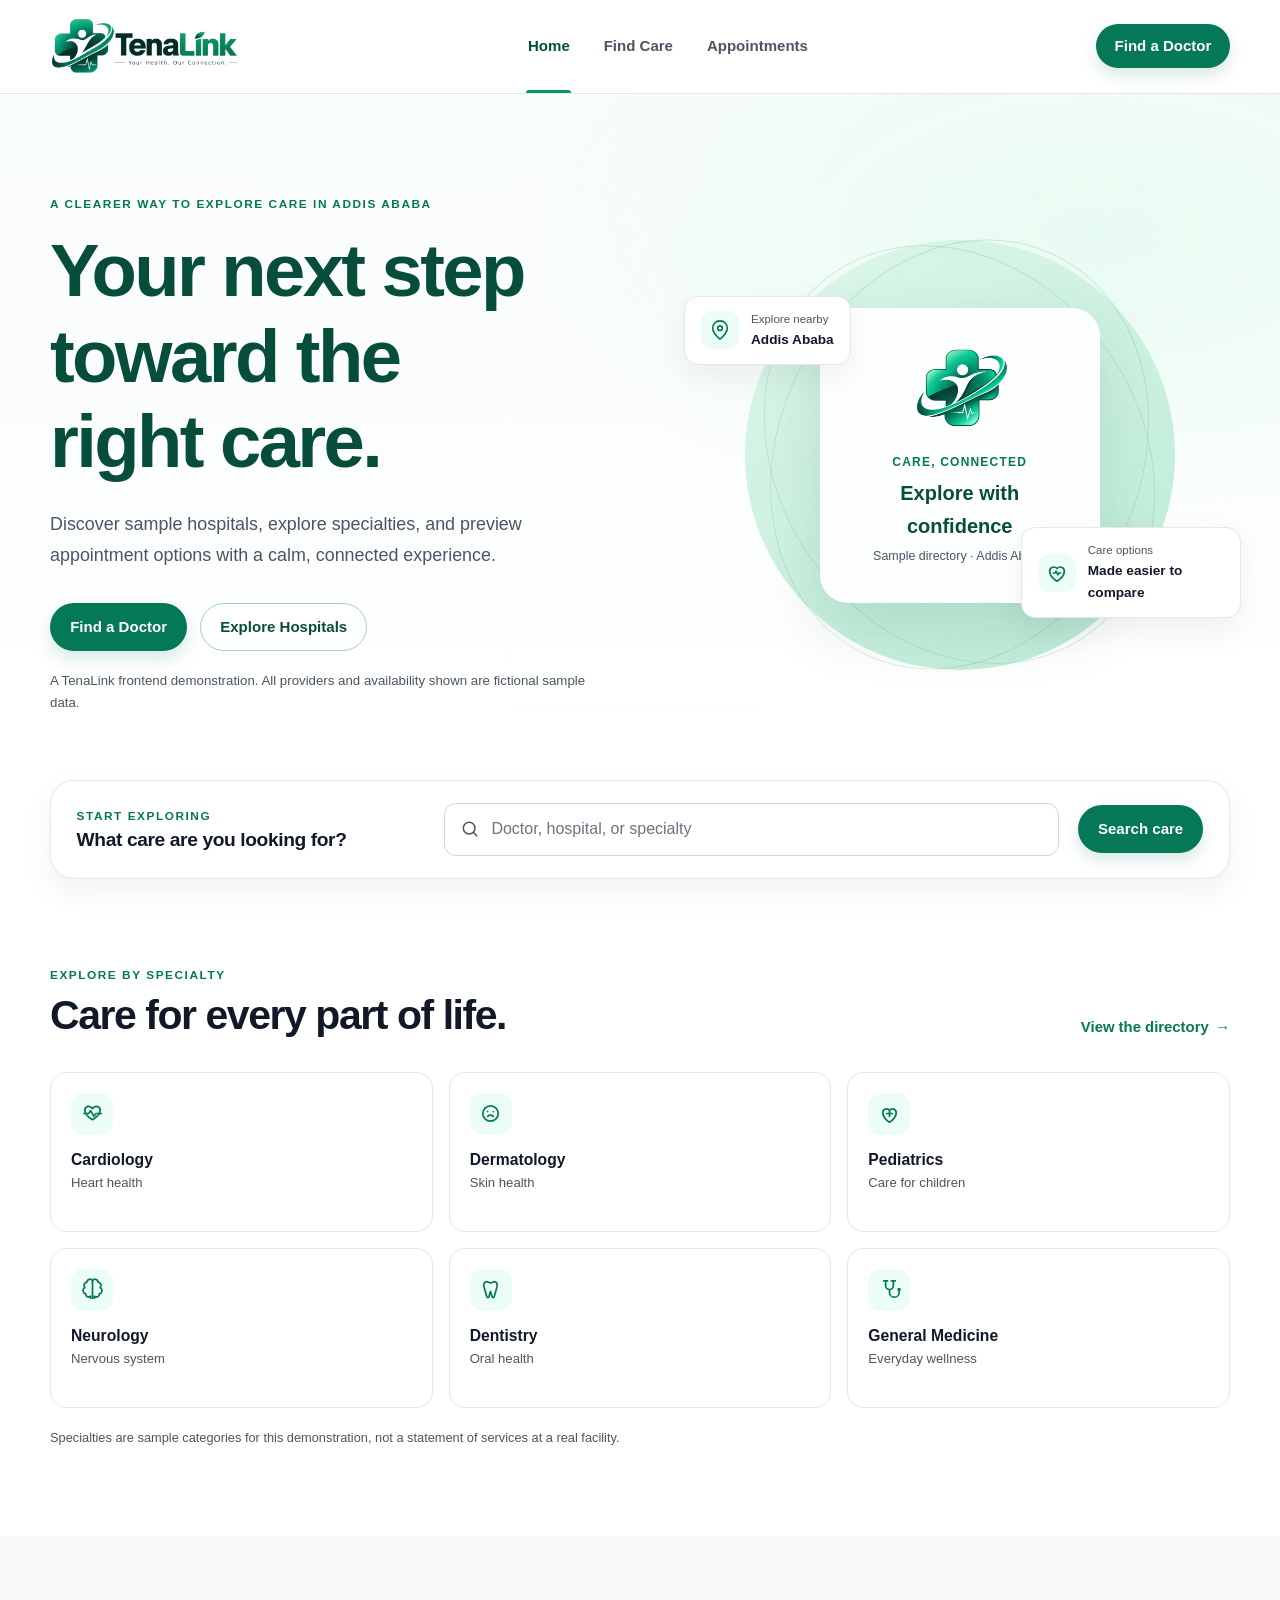
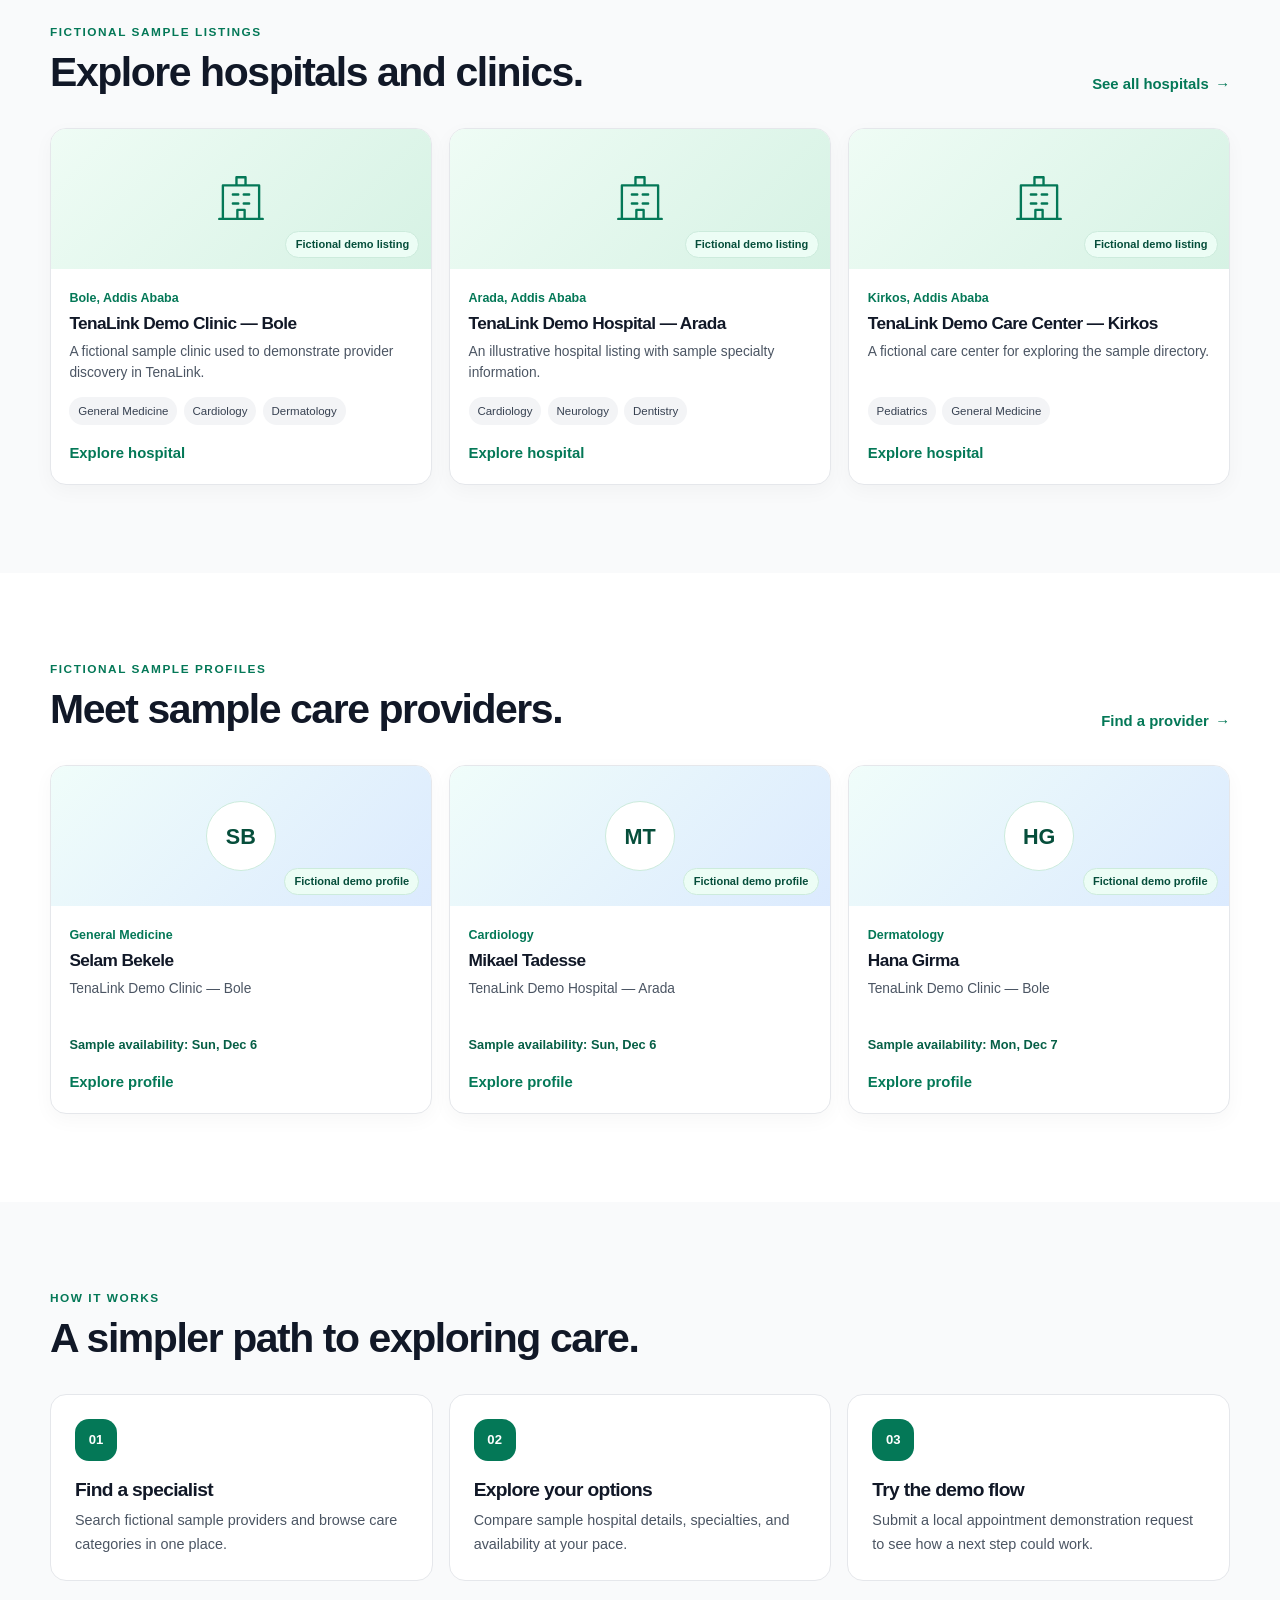
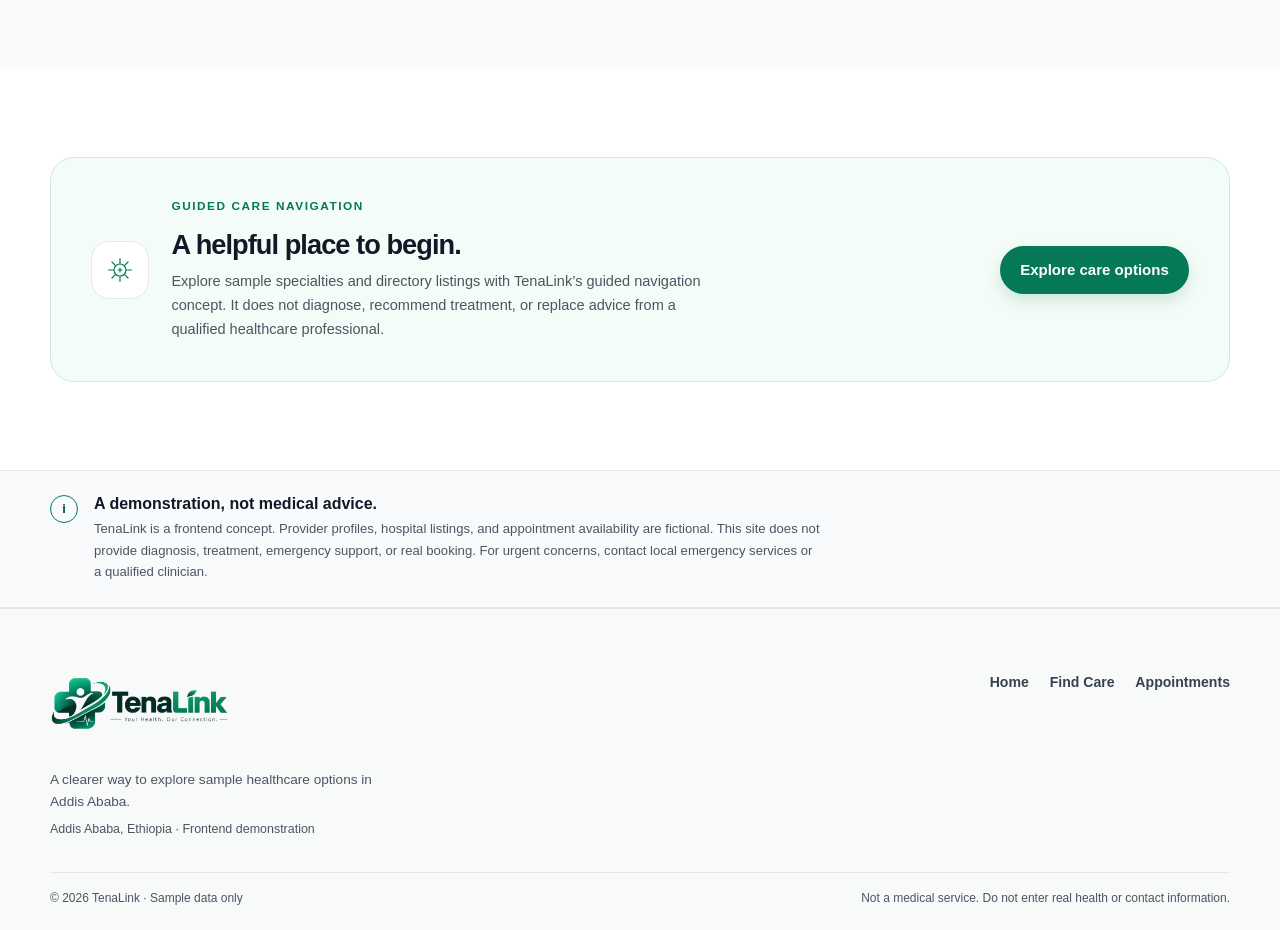
<file: index.html>
<!DOCTYPE html>
<html lang="en">
  <head>
    <meta charset="UTF-8" />
    <meta name="viewport" content="width=device-width, initial-scale=1.0" />
    <meta name="description" content="Explore fictional sample healthcare providers and appointment options in Addis Ababa with the TenaLink demonstration directory." />
    <title>TenaLink | Your Health. Our Connection.</title>
    <link rel="icon" type="image/png" href="assets/TenaLink.png" />
    <link rel="stylesheet" href="css/styles.css" />
    <script src="js/site-data.js" defer></script>
    <script src="js/navigation.js" defer></script>
    <script src="js/site.js" defer></script>
  </head>
  <body>
    <a class="skip-link" href="#main-content">Skip to content</a>
    <header class="site-header">
      <div class="container header-inner">
        <a href="index.html" class="brand" aria-label="TenaLink home">
          <img src="assets/TenaLink-full-logo.png" alt="TenaLink — Your Health. Our Connection." class="brand-logo" />
        </a>
        <button class="nav-toggle" type="button" aria-expanded="false" aria-controls="primary-nav" aria-label="Open navigation menu">
          <span></span><span></span><span></span>
        </button>
        <nav id="primary-nav" class="main-nav" aria-label="Primary navigation">
          <a href="index.html" class="active" aria-current="page">Home</a>
          <a href="find-care.html">Find Care</a>
          <a href="appointments.html">Appointments</a>
        </nav>
        <a href="find-care.html" class="button button-primary nav-cta">Find a Doctor</a>
      </div>
    </header>

    <main id="main-content">
      <section class="hero hero-home" aria-labelledby="hero-title">
        <div class="container hero-grid">
          <div class="hero-copy">
            <p class="eyebrow">A clearer way to explore care in Addis Ababa</p>
            <h1 id="hero-title">Your next step toward the right care.</h1>
            <p class="lead">Discover sample hospitals, explore specialties, and preview appointment options with a calm, connected experience.</p>
            <div class="hero-actions">
              <a href="find-care.html" class="button button-primary">Find a Doctor</a>
              <a href="find-care.html?type=hospital" class="button button-outline">Explore Hospitals</a>
            </div>
            <p class="hero-note">A TenaLink frontend demonstration. All providers and availability shown are fictional sample data.</p>
          </div>
          <div class="hero-visual" role="img" aria-label="TenaLink care directory illustration with sample locations and appointment options">
            <div class="hero-orbit hero-orbit-one"></div>
            <div class="hero-orbit hero-orbit-two"></div>
            <div class="hero-center-card">
              <img src="assets/TenaLink.png" alt="" class="hero-mark" />
              <span class="hero-center-label">Care, connected</span>
              <strong>Explore with confidence</strong>
              <span class="hero-center-caption">Sample directory · Addis Ababa</span>
            </div>
            <div class="hero-float-card hero-float-location">
              <span class="mini-icon" aria-hidden="true">
                <svg viewBox="0 0 24 24"><path d="M20 10c0 5-8 12-8 12S4 15 4 10a8 8 0 1 1 16 0Z"/><circle cx="12" cy="10" r="2.5"/></svg>
              </span>
              <span><small>Explore nearby</small><strong>Addis Ababa</strong></span>
            </div>
            <div class="hero-float-card hero-float-care">
              <span class="mini-icon" aria-hidden="true">
                <svg viewBox="0 0 24 24"><path d="M12 21s-8-4.5-8-11a4.5 4.5 0 0 1 8-2.8A4.5 4.5 0 0 1 20 10c0 6.5-8 11-8 11Z"/><path d="M8 12h2l1-2 2 4 1-2h2"/></svg>
              </span>
              <span><small>Care options</small><strong>Made easier to compare</strong></span>
            </div>
          </div>
        </div>
      </section>

      <section class="search-section" aria-labelledby="search-title">
        <div class="container">
          <form id="home-search-form" class="search-panel" action="find-care.html" method="get">
            <div class="search-copy">
              <p class="eyebrow">Start exploring</p>
              <h2 id="search-title">What care are you looking for?</h2>
            </div>
            <label class="search-field">
              <span class="sr-only">Search doctor, hospital, or specialty</span>
              <svg aria-hidden="true" viewBox="0 0 24 24"><circle cx="11" cy="11" r="7"/><path d="m20 20-4-4"/></svg>
              <input id="home-search" type="search" name="q" placeholder="Doctor, hospital, or specialty" />
            </label>
            <button type="submit" class="button button-primary">Search care</button>
          </form>
        </div>
      </section>

      <section class="content-section" aria-labelledby="specialties-title">
        <div class="container">
          <div class="section-heading">
            <div>
              <p class="eyebrow">Explore by specialty</p>
              <h2 id="specialties-title">Care for every part of life.</h2>
            </div>
            <a href="find-care.html" class="text-link">View the directory <span aria-hidden="true">→</span></a>
          </div>
          <div class="specialty-grid">
            <a class="specialty-card" href="find-care.html?specialty=Cardiology"><span class="specialty-icon" aria-hidden="true"><svg viewBox="0 0 24 24"><path d="M20 8.5c0 5-8 10-8 10s-8-5-8-10a4 4 0 0 1 7-2.6L12 7l1-1.1a4 4 0 0 1 7 2.6Z"/><path d="M3 12h5l2-3 3.5 6 2-3H21"/></svg></span><strong>Cardiology</strong><span>Heart health</span></a>
            <a class="specialty-card" href="find-care.html?specialty=Dermatology"><span class="specialty-icon" aria-hidden="true"><svg viewBox="0 0 24 24"><circle cx="12" cy="12" r="8"/><path d="M9 10h.01M15 10h.01M9 15c1.8-1.5 4.2-1.5 6 0"/></svg></span><strong>Dermatology</strong><span>Skin health</span></a>
            <a class="specialty-card" href="find-care.html?specialty=Pediatrics"><span class="specialty-icon" aria-hidden="true"><svg viewBox="0 0 24 24"><path d="M12 21s-7-3.8-7-10a4 4 0 0 1 7-2.4A4 4 0 0 1 19 11c0 6.2-7 10-7 10Z"/><path d="M9 12h6M12 9v6"/></svg></span><strong>Pediatrics</strong><span>Care for children</span></a>
            <a class="specialty-card" href="find-care.html?specialty=Neurology"><span class="specialty-icon" aria-hidden="true"><svg viewBox="0 0 24 24"><path d="M12 3a3 3 0 0 0-5.7 1.3A3.5 3.5 0 0 0 4 10a3.5 3.5 0 0 0 1 6.5A3 3 0 0 0 10 19v2"/><path d="M12 3a3 3 0 0 1 5.7 1.3A3.5 3.5 0 0 1 20 10a3.5 3.5 0 0 1-1 6.5A3 3 0 0 1 14 19v2M12 3v18"/></svg></span><strong>Neurology</strong><span>Nervous system</span></a>
            <a class="specialty-card" href="find-care.html?specialty=Dentistry"><span class="specialty-icon" aria-hidden="true"><svg viewBox="0 0 24 24"><path d="M7 4c2-1 3 1 5 1s3-2 5-1c3 1 2 5 1 8l-2 7c-.5 2-2 2-2.5 0L12 14l-1.5 5c-.5 2-2 2-2.5 0l-2-7C5 9 4 5 7 4Z"/></svg></span><strong>Dentistry</strong><span>Oral health</span></a>
            <a class="specialty-card" href="find-care.html?specialty=General%20Medicine"><span class="specialty-icon" aria-hidden="true"><svg viewBox="0 0 24 24"><path d="M8 3v5a4 4 0 0 0 8 0V3M6 3h4M14 3h4M12 12v3a5 5 0 0 0 10 0v-1"/><circle cx="22" cy="12" r="1"/></svg></span><strong>General Medicine</strong><span>Everyday wellness</span></a>
          </div>
          <p class="section-disclaimer">Specialties are sample categories for this demonstration, not a statement of services at a real facility.</p>
        </div>
      </section>

      <section id="hospitals" class="content-section section-soft" aria-labelledby="hospitals-title">
        <div class="container">
          <div class="section-heading">
            <div><p class="eyebrow">Fictional sample listings</p><h2 id="hospitals-title">Explore hospitals and clinics.</h2></div>
            <a href="find-care.html?type=hospital" class="text-link">See all hospitals <span aria-hidden="true">→</span></a>
          </div>
          <div class="directory-preview-grid" data-featured-hospitals></div>
        </div>
      </section>

      <section class="content-section" aria-labelledby="doctors-title">
        <div class="container">
          <div class="section-heading">
            <div><p class="eyebrow">Fictional sample profiles</p><h2 id="doctors-title">Meet sample care providers.</h2></div>
            <a href="find-care.html?type=doctor" class="text-link">Find a provider <span aria-hidden="true">→</span></a>
          </div>
          <div class="directory-preview-grid doctor-preview-grid" data-featured-doctors></div>
        </div>
      </section>

      <section class="content-section section-soft" aria-labelledby="steps-title">
        <div class="container">
          <div class="section-heading"><div><p class="eyebrow">How it works</p><h2 id="steps-title">A simpler path to exploring care.</h2></div></div>
          <ol class="steps-grid">
            <li class="step-card"><span class="step-number">01</span><h3>Find a specialist</h3><p>Search fictional sample providers and browse care categories in one place.</p></li>
            <li class="step-card"><span class="step-number">02</span><h3>Explore your options</h3><p>Compare sample hospital details, specialties, and availability at your pace.</p></li>
            <li class="step-card"><span class="step-number">03</span><h3>Try the demo flow</h3><p>Submit a local appointment demonstration request to see how a next step could work.</p></li>
          </ol>
        </div>
      </section>

      <section class="content-section" aria-labelledby="assistant-title">
        <div class="container">
          <div class="assistant-panel">
            <div class="assistant-symbol" aria-hidden="true">
              <svg viewBox="0 0 48 48"><path d="M24 7v7M24 34v7M7 24h7m20 0h7M12 12l5 5m14 14 5 5m0-24-5 5m-14 14-5 5"/><circle cx="24" cy="24" r="9"/><path d="M21 24h6m-3-3v6"/></svg>
            </div>
            <div><p class="eyebrow">Guided care navigation</p><h2 id="assistant-title">A helpful place to begin.</h2><p>Explore sample specialties and directory listings with TenaLink’s guided navigation concept. It does not diagnose, recommend treatment, or replace advice from a qualified healthcare professional.</p></div>
            <a href="find-care.html" class="button button-primary">Explore care options</a>
          </div>
        </div>
      </section>

      <section class="safety-note" aria-labelledby="safety-title">
        <div class="container safety-inner">
          <span class="safety-icon" aria-hidden="true">i</span>
          <div><h2 id="safety-title">A demonstration, not medical advice.</h2><p>TenaLink is a frontend concept. Provider profiles, hospital listings, and appointment availability are fictional. This site does not provide diagnosis, treatment, emergency support, or real booking. For urgent concerns, contact local emergency services or a qualified clinician.</p></div>
        </div>
      </section>
      <noscript><p class="container noscript-note">Enable JavaScript to view the sample directory cards and appointment demonstration.</p></noscript>
    </main>

    <footer class="site-footer">
      <div class="container footer-main">
        <div class="footer-brand">
          <a href="index.html" class="brand" aria-label="TenaLink home"><img src="assets/TenaLink-full-logo.png" alt="TenaLink — Your Health. Our Connection." class="brand-logo" /></a>
          <p>A clearer way to explore sample healthcare options in Addis Ababa.</p>
          <p class="footer-location">Addis Ababa, Ethiopia · Frontend demonstration</p>
        </div>
        <nav class="footer-links" aria-label="Footer navigation">
          <a href="index.html">Home</a><a href="find-care.html">Find Care</a><a href="appointments.html">Appointments</a>
        </nav>
      </div>
      <div class="container footer-bottom"><p>© 2026 TenaLink · Sample data only</p><p>Not a medical service. Do not enter real health or contact information.</p></div>
    </footer>
  </body>
</html>
</file>
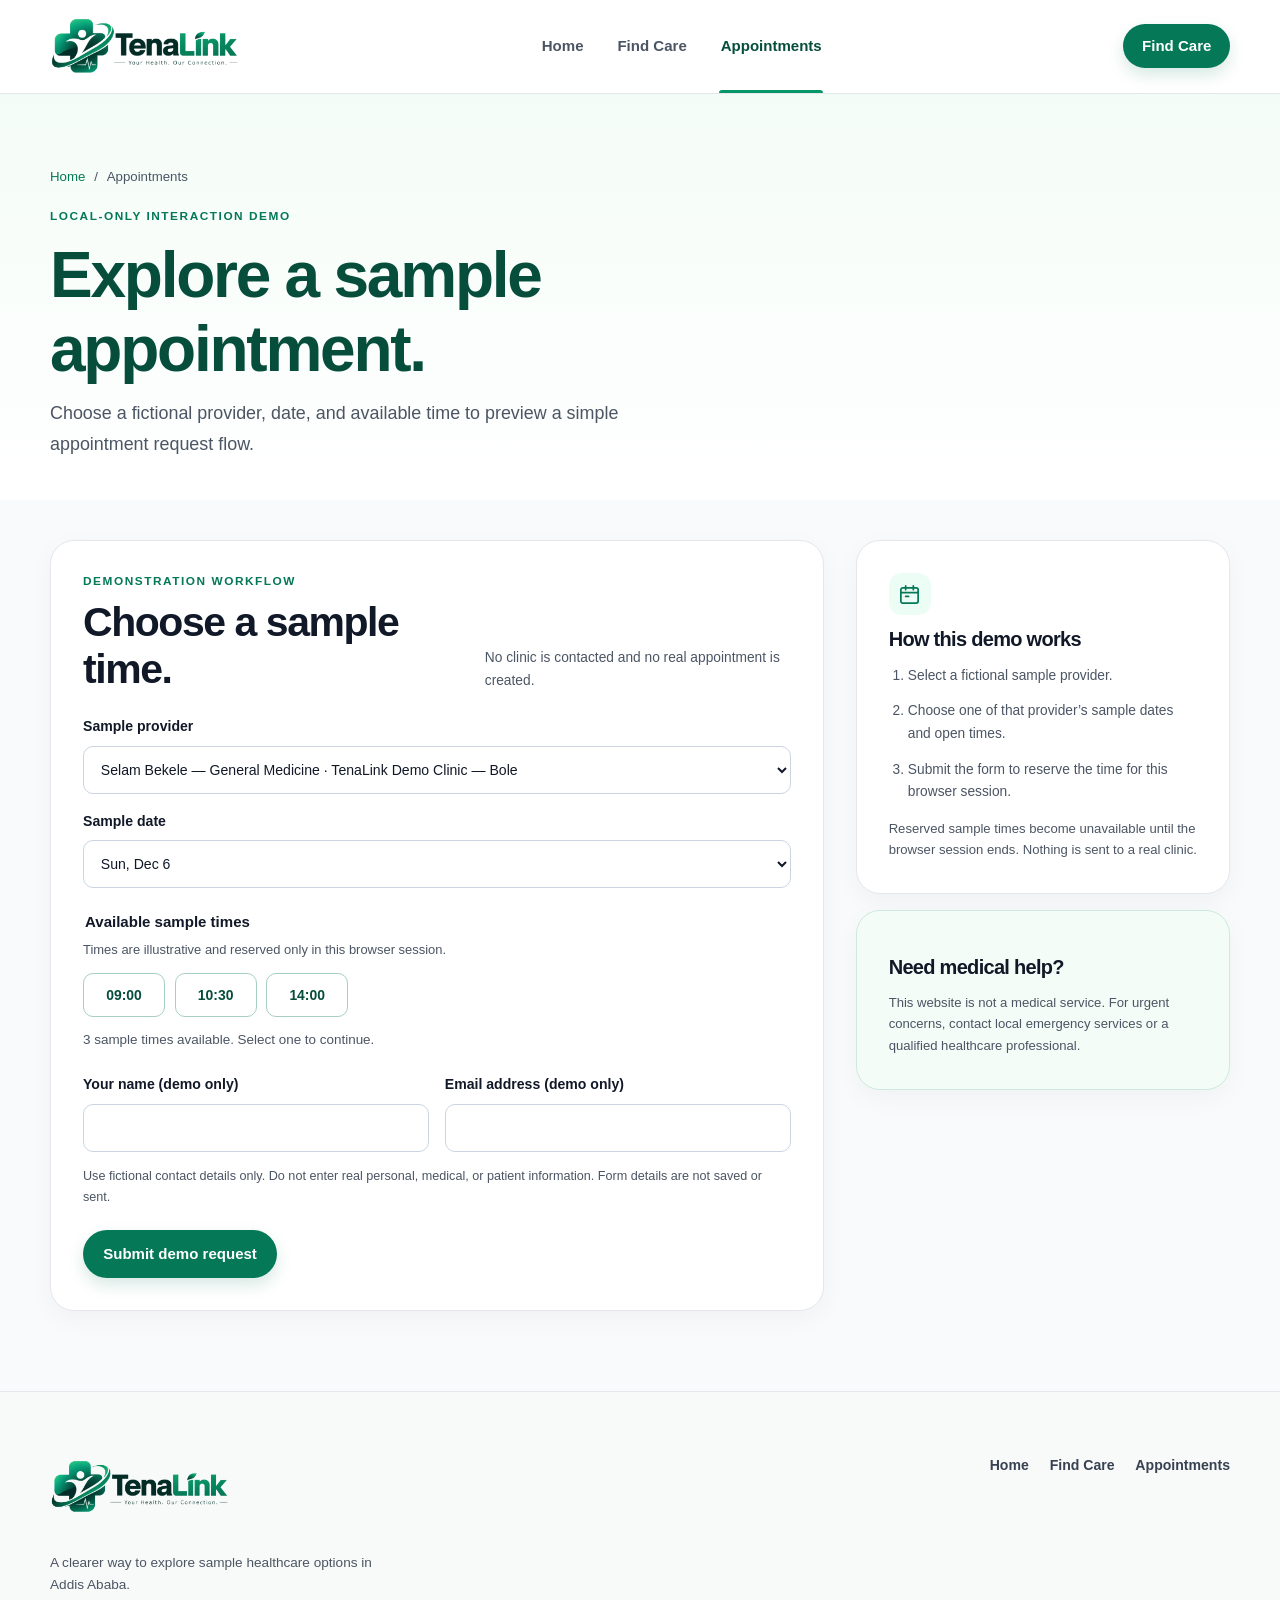
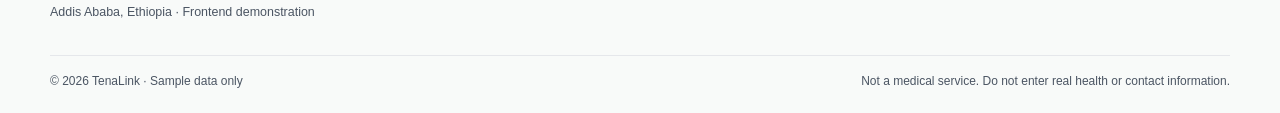
<file: appointments.html>
<!DOCTYPE html>
<html lang="en">
  <head>
    <meta charset="UTF-8" />
    <meta name="viewport" content="width=device-width, initial-scale=1.0" />
    <meta name="description" content="Try a local-only sample appointment workflow with fictional TenaLink providers and availability." />
    <title>TenaLink | Appointments</title>
    <link rel="icon" type="image/png" href="assets/TenaLink.png" />
    <link rel="stylesheet" href="css/styles.css" />
    <script src="js/site-data.js" defer></script>
    <script src="js/navigation.js" defer></script>
    <script src="js/site.js" defer></script>
  </head>
  <body>
    <a class="skip-link" href="#main-content">Skip to content</a>
    <header class="site-header">
      <div class="container header-inner">
        <a href="index.html" class="brand" aria-label="TenaLink home"><img src="assets/TenaLink-full-logo.png" alt="TenaLink — Your Health. Our Connection." class="brand-logo" /></a>
        <button class="nav-toggle" type="button" aria-expanded="false" aria-controls="primary-nav" aria-label="Open navigation menu"><span></span><span></span><span></span></button>
        <nav id="primary-nav" class="main-nav" aria-label="Primary navigation">
          <a href="index.html">Home</a><a href="find-care.html">Find Care</a><a href="appointments.html" class="active" aria-current="page">Appointments</a>
        </nav>
        <a href="find-care.html" class="button button-primary nav-cta">Find Care</a>
      </div>
    </header>

    <main id="main-content">
      <section class="page-hero" aria-labelledby="page-title">
        <div class="container">
          <nav class="breadcrumbs" aria-label="Breadcrumb"><a href="index.html">Home</a><span aria-hidden="true">/</span><span aria-current="page">Appointments</span></nav>
          <p class="eyebrow">Local-only interaction demo</p>
          <h1 id="page-title">Explore a sample appointment.</h1>
          <p class="lead">Choose a fictional provider, date, and available time to preview a simple appointment request flow.</p>
        </div>
      </section>

      <section class="appointment-section" aria-labelledby="appointment-form-title">
        <div class="container appointment-layout">
          <div class="appointment-main">
            <div class="section-heading section-heading-compact">
              <div><p class="eyebrow">Demonstration workflow</p><h2 id="appointment-form-title">Choose a sample time.</h2></div>
              <p class="form-intro">No clinic is contacted and no real appointment is created.</p>
            </div>
            <p id="storage-notice" class="notice notice-info" role="status" hidden></p>
            <form id="appointment-form" class="appointment-form">
              <div class="form-grid">
                <label class="form-field form-field-wide" for="appointment-doctor">Sample provider
                  <select id="appointment-doctor" name="doctor" required></select>
                </label>
                <label class="form-field form-field-wide" for="appointment-date">Sample date
                  <select id="appointment-date" name="date" required></select>
                </label>
              </div>
              <fieldset class="slot-fieldset">
                <legend id="time-slots-heading" tabindex="-1">Available sample times</legend>
                <p class="field-help">Times are illustrative and reserved only in this browser session.</p>
                <div id="time-slots" class="time-slot-grid" role="group" aria-labelledby="time-slots-heading"></div>
                <p id="slot-status" class="slot-status" aria-live="polite" aria-atomic="true"></p>
              </fieldset>
              <div class="form-grid contact-fields">
                <label class="form-field" for="contact-name">Your name (demo only)
                  <input id="contact-name" name="name" autocomplete="name" required />
                </label>
                <label class="form-field" for="contact-email">Email address (demo only)
                  <input id="contact-email" name="email" type="email" autocomplete="email" required />
                </label>
              </div>
              <p class="privacy-note">Use fictional contact details only. Do not enter real personal, medical, or patient information. Form details are not saved or sent.</p>
              <button class="button button-primary" type="submit">Submit demo request</button>
              <p id="appointment-confirmation" class="notice notice-success" role="status" aria-live="polite" hidden></p>
            </form>
          </div>
          <aside class="appointment-aside">
            <div class="aside-card">
              <span class="aside-icon" aria-hidden="true"><svg viewBox="0 0 24 24"><rect x="3" y="5" width="18" height="16" rx="2"/><path d="M16 3v4M8 3v4M3 10h18M8 14h3"/></svg></span>
              <h2>How this demo works</h2>
              <ol class="aside-steps"><li>Select a fictional sample provider.</li><li>Choose one of that provider’s sample dates and open times.</li><li>Submit the form to reserve the time for this browser session.</li></ol>
              <p>Reserved sample times become unavailable until the browser session ends. Nothing is sent to a real clinic.</p>
            </div>
            <div class="safety-card"><h2>Need medical help?</h2><p>This website is not a medical service. For urgent concerns, contact local emergency services or a qualified healthcare professional.</p></div>
          </aside>
        </div>
      </section>
      <noscript><p class="container noscript-note">Enable JavaScript to use the appointment demonstration.</p></noscript>
    </main>

    <footer class="site-footer">
      <div class="container footer-main">
        <div class="footer-brand"><a href="index.html" class="brand" aria-label="TenaLink home"><img src="assets/TenaLink-full-logo.png" alt="TenaLink — Your Health. Our Connection." class="brand-logo" /></a><p>A clearer way to explore sample healthcare options in Addis Ababa.</p><p class="footer-location">Addis Ababa, Ethiopia · Frontend demonstration</p></div>
        <nav class="footer-links" aria-label="Footer navigation"><a href="index.html">Home</a><a href="find-care.html">Find Care</a><a href="appointments.html">Appointments</a></nav>
      </div>
      <div class="container footer-bottom"><p>© 2026 TenaLink · Sample data only</p><p>Not a medical service. Do not enter real health or contact information.</p></div>
    </footer>
  </body>
</html>
</file>
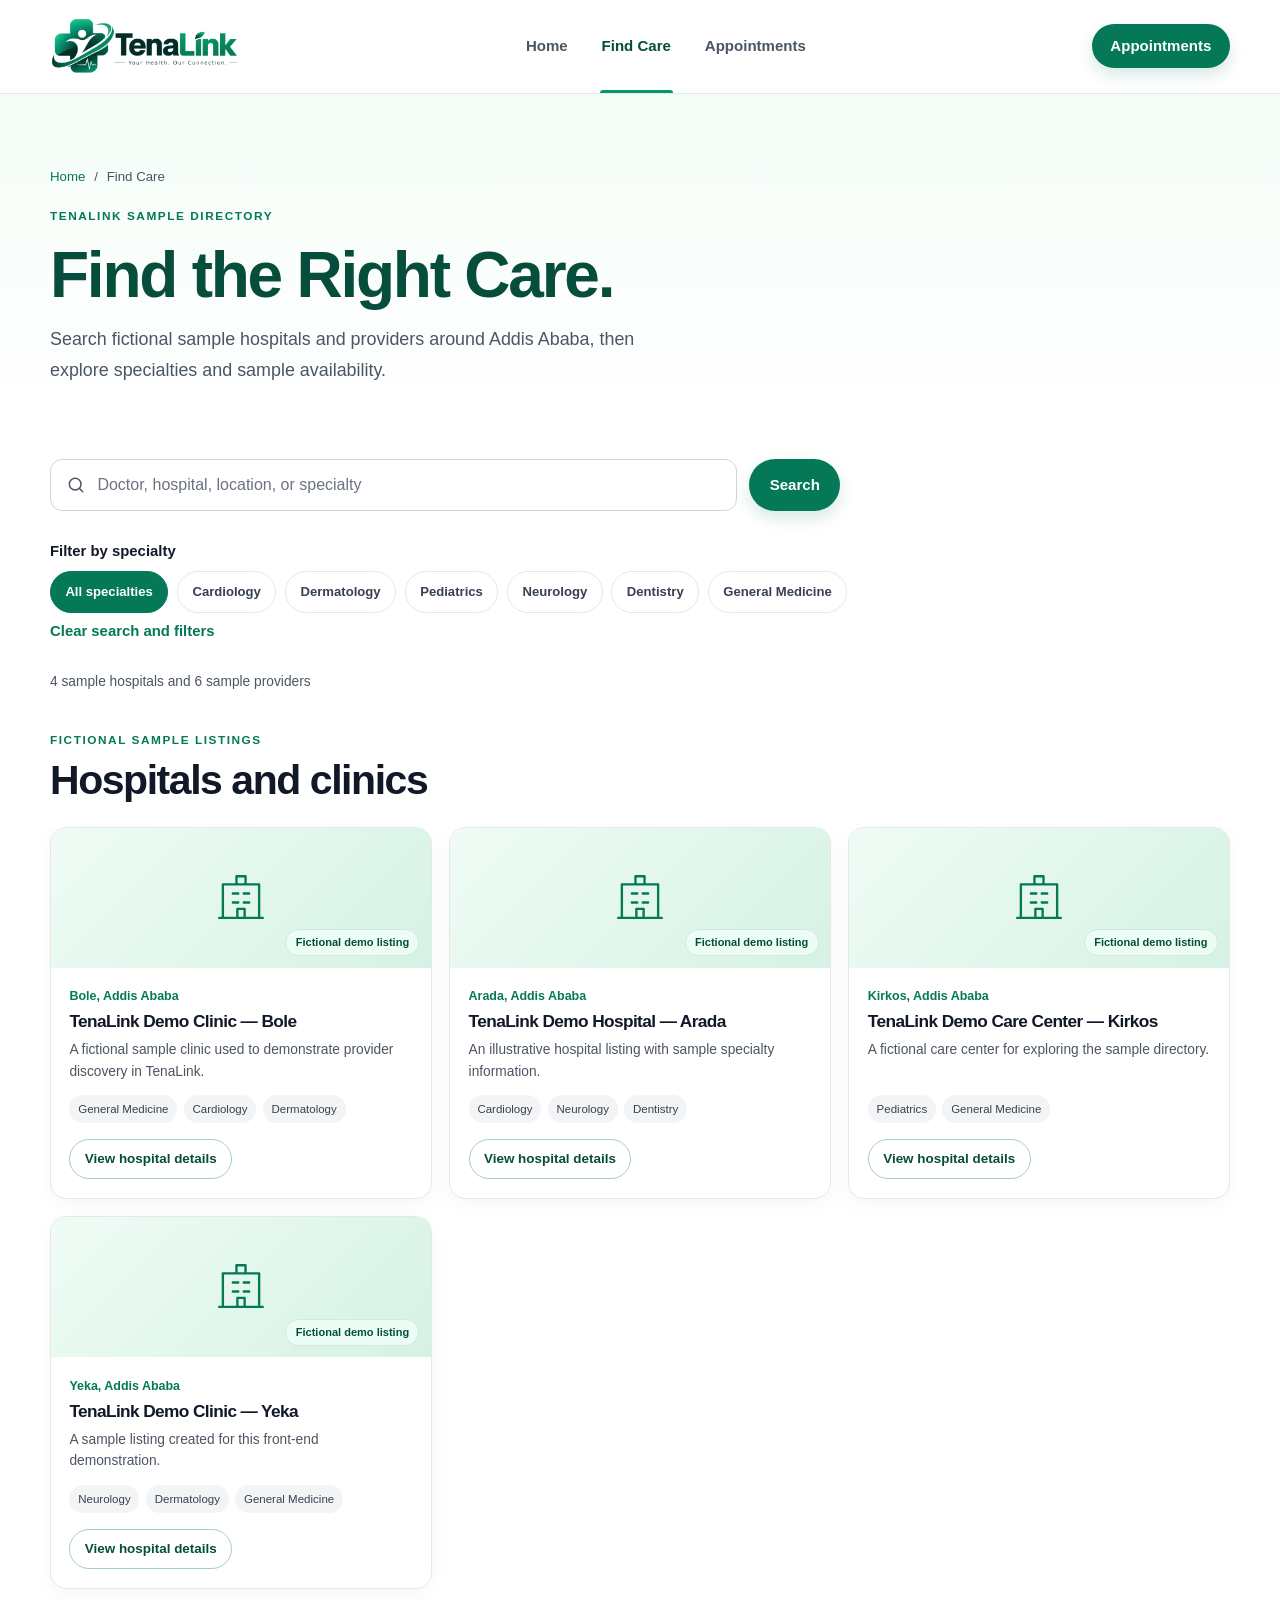
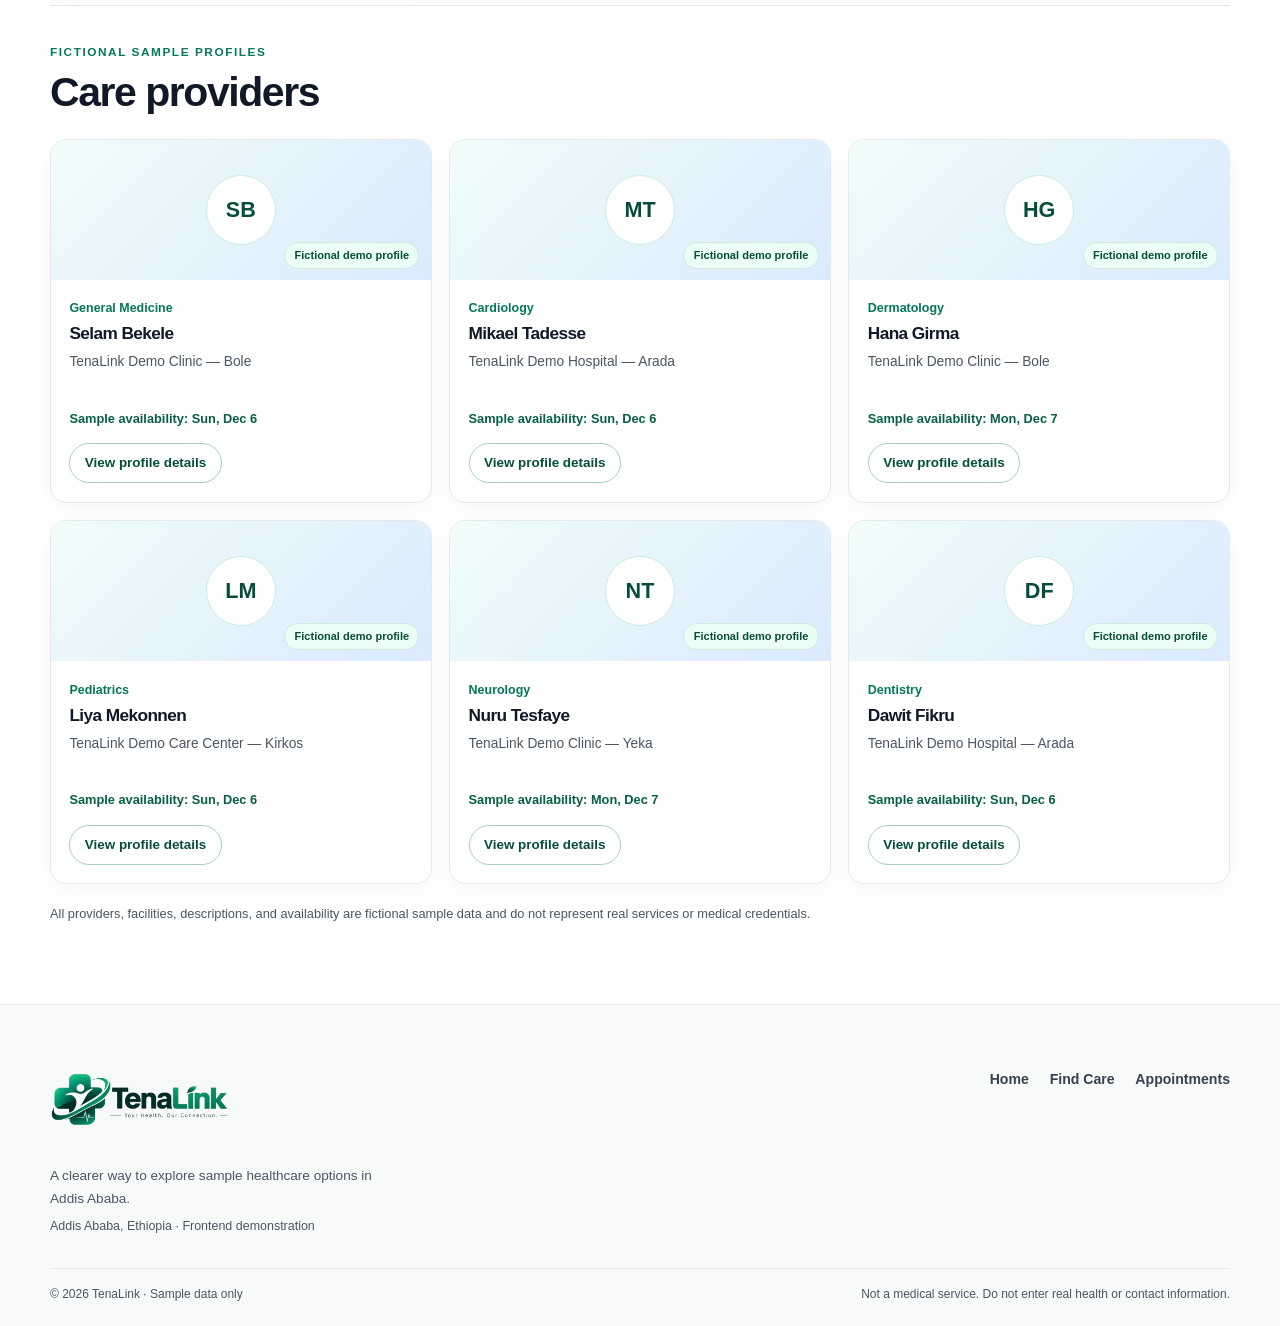
<file: find-care.html>
<!DOCTYPE html>
<html lang="en">
  <head>
    <meta charset="UTF-8" />
    <meta name="viewport" content="width=device-width, initial-scale=1.0" />
    <meta name="description" content="Search fictional sample hospitals and providers by specialty in the TenaLink Addis Ababa healthcare directory demonstration." />
    <title>TenaLink | Find Care</title>
    <link rel="icon" type="image/png" href="assets/TenaLink.png" />
    <link rel="stylesheet" href="css/styles.css" />
    <script src="js/site-data.js" defer></script>
    <script src="js/navigation.js" defer></script>
    <script src="js/site.js" defer></script>
  </head>
  <body>
    <a class="skip-link" href="#main-content">Skip to content</a>
    <header class="site-header">
      <div class="container header-inner">
        <a href="index.html" class="brand" aria-label="TenaLink home"><img src="assets/TenaLink-full-logo.png" alt="TenaLink — Your Health. Our Connection." class="brand-logo" /></a>
        <button class="nav-toggle" type="button" aria-expanded="false" aria-controls="primary-nav" aria-label="Open navigation menu"><span></span><span></span><span></span></button>
        <nav id="primary-nav" class="main-nav" aria-label="Primary navigation">
          <a href="index.html">Home</a><a href="find-care.html" class="active" aria-current="page">Find Care</a><a href="appointments.html">Appointments</a>
        </nav>
        <a href="appointments.html" class="button button-primary nav-cta">Appointments</a>
      </div>
    </header>

    <main id="main-content">
      <section class="page-hero" aria-labelledby="page-title">
        <div class="container">
          <nav class="breadcrumbs" aria-label="Breadcrumb"><a href="index.html">Home</a><span aria-hidden="true">/</span><span aria-current="page">Find Care</span></nav>
          <p class="eyebrow">TenaLink sample directory</p>
          <h1 id="page-title">Find the Right Care.</h1>
          <p class="lead">Search fictional sample hospitals and providers around Addis Ababa, then explore specialties and sample availability.</p>
        </div>
      </section>

      <section class="directory-section" aria-labelledby="directory-title">
        <div class="container">
          <h2 id="directory-title" class="sr-only">Search and filter the sample directory</h2>
          <form id="directory-search-form" class="directory-search" action="find-care.html" method="get">
            <label class="search-field">
              <span class="sr-only">Search by provider, hospital, location, or specialty</span>
              <svg aria-hidden="true" viewBox="0 0 24 24"><circle cx="11" cy="11" r="7"/><path d="m20 20-4-4"/></svg>
              <input id="directory-search" type="search" name="q" placeholder="Doctor, hospital, location, or specialty" />
            </label>
            <button class="button button-primary" type="submit">Search</button>
          </form>

          <div id="specialty-filters" class="filter-block">
            <h2 class="filter-label">Filter by specialty</h2>
            <div class="filter-bar" role="group" aria-label="Filter sample providers by specialty">
              <button type="button" class="filter-pill active" data-specialty-filter="All specialties" aria-pressed="true">All specialties</button>
              <button type="button" class="filter-pill" data-specialty-filter="Cardiology" aria-pressed="false">Cardiology</button>
              <button type="button" class="filter-pill" data-specialty-filter="Dermatology" aria-pressed="false">Dermatology</button>
              <button type="button" class="filter-pill" data-specialty-filter="Pediatrics" aria-pressed="false">Pediatrics</button>
              <button type="button" class="filter-pill" data-specialty-filter="Neurology" aria-pressed="false">Neurology</button>
              <button type="button" class="filter-pill" data-specialty-filter="Dentistry" aria-pressed="false">Dentistry</button>
              <button type="button" class="filter-pill" data-specialty-filter="General Medicine" aria-pressed="false">General Medicine</button>
            </div>
            <button id="clear-filters" class="text-button" type="button">Clear search and filters</button>
          </div>

          <p id="result-summary" class="result-summary" aria-live="polite" aria-atomic="true"></p>
          <div id="no-results" class="empty-state" role="status" hidden>
            <span class="empty-icon" aria-hidden="true">?</span>
            <h2>No sample results found</h2>
            <p>Try a different name, location, or specialty, or clear your filters to see all sample listings.</p>
          </div>

          <section class="results-section" aria-labelledby="hospital-results-title">
            <div class="section-heading section-heading-compact"><div><p class="eyebrow">Fictional sample listings</p><h2 id="hospital-results-title">Hospitals and clinics</h2></div></div>
            <div id="hospital-results" class="directory-grid"></div>
            <p id="hospital-empty" class="section-empty" role="status" hidden>No sample hospitals match these filters.</p>
          </section>
          <section class="results-section" aria-labelledby="doctor-results-title">
            <div class="section-heading section-heading-compact"><div><p class="eyebrow">Fictional sample profiles</p><h2 id="doctor-results-title">Care providers</h2></div></div>
            <div id="doctor-results" class="directory-grid"></div>
            <p id="doctor-empty" class="section-empty" role="status" hidden>No sample providers match these filters.</p>
          </section>
          <p class="section-disclaimer">All providers, facilities, descriptions, and availability are fictional sample data and do not represent real services or medical credentials.</p>
        </div>
      </section>
      <noscript><p class="container noscript-note">Enable JavaScript to search and filter the sample directory.</p></noscript>
    </main>

    <dialog id="details-dialog" class="details-dialog" aria-labelledby="details-title">
      <div class="dialog-shell">
        <button id="details-close" class="dialog-close" type="button" aria-label="Close details">×</button>
        <h2 id="details-title" class="dialog-title"></h2>
        <div id="details-content" class="dialog-content"></div>
        <a id="details-booking" class="button button-primary" href="appointments.html">Explore appointments</a>
      </div>
    </dialog>

    <footer class="site-footer">
      <div class="container footer-main">
        <div class="footer-brand"><a href="index.html" class="brand" aria-label="TenaLink home"><img src="assets/TenaLink-full-logo.png" alt="TenaLink — Your Health. Our Connection." class="brand-logo" /></a><p>A clearer way to explore sample healthcare options in Addis Ababa.</p><p class="footer-location">Addis Ababa, Ethiopia · Frontend demonstration</p></div>
        <nav class="footer-links" aria-label="Footer navigation"><a href="index.html">Home</a><a href="find-care.html">Find Care</a><a href="appointments.html">Appointments</a></nav>
      </div>
      <div class="container footer-bottom"><p>© 2026 TenaLink · Sample data only</p><p>Not a medical service. Do not enter real health or contact information.</p></div>
    </footer>
  </body>
</html>
</file>
<file: css/styles.css>
:root {
  --color-primary: #047857;
  --color-primary-dark: #064e3b;
  --color-secondary: #059669;
  --color-mint: #ecfdf5;
  --color-page: #f9fafb;
  --color-white: #ffffff;
  --color-text: #111827;
  --color-muted: #4b5563;
  --color-border: #e5e7eb;
  --color-error: #b91c1c;
  --color-warning: #92400e;
  --color-success: #065f46;
  --shadow-card: 0 12px 32px rgba(17, 24, 39, 0.06);
  --shadow-raised: 0 24px 60px rgba(6, 78, 59, 0.13);
  --radius-sm: 10px;
  --radius-md: 16px;
  --radius-lg: 24px;
  --radius-xl: 32px;
  --container: 1180px;
  --space-1: 0.25rem;
  --space-2: 0.5rem;
  --space-3: 0.75rem;
  --space-4: 1rem;
  --space-5: 1.25rem;
  --space-6: 1.5rem;
  --space-8: 2rem;
  --space-10: 2.5rem;
  --space-12: 3rem;
  --space-16: 4rem;
  --space-20: 5rem;
}

* { box-sizing: border-box; }

html { scroll-behavior: smooth; }

body {
  margin: 0;
  color: var(--color-text);
  background: var(--color-white);
  font-family: Inter, Manrope, "Segoe UI", sans-serif;
  font-size: 1rem;
  line-height: 1.65;
  -webkit-font-smoothing: antialiased;
}

img, svg { display: block; max-width: 100%; }
a { color: inherit; text-decoration: none; }
button, input, select { font: inherit; }
button, a, input, select { -webkit-tap-highlight-color: transparent; }
[hidden] { display: none !important; }

a:focus-visible, button:focus-visible, input:focus-visible, select:focus-visible, summary:focus-visible {
  outline: 3px solid #0f766e;
  outline-offset: 3px;
}

.container { width: min(var(--container), calc(100% - 3rem)); margin-inline: auto; }
.sr-only { position: absolute; width: 1px; height: 1px; padding: 0; margin: -1px; overflow: hidden; clip: rect(0, 0, 0, 0); white-space: nowrap; border: 0; }
.skip-link { position: fixed; z-index: 1000; top: 0.75rem; left: 0.75rem; padding: 0.7rem 1rem; color: var(--color-white); background: var(--color-primary-dark); border-radius: var(--radius-sm); transform: translateY(-160%); }
.skip-link:focus { transform: translateY(0); }

h1, h2, h3, p { margin-top: 0; }
h1, h2, h3 { line-height: 1.15; letter-spacing: -0.035em; }
h1 { max-width: 12ch; margin-bottom: var(--space-6); font-size: clamp(2.7rem, 5.8vw, 5rem); font-weight: 700; }
h2 { margin-bottom: var(--space-4); font-size: clamp(1.75rem, 3.2vw, 2.65rem); font-weight: 650; }
h3 { margin-bottom: var(--space-2); font-size: 1.2rem; font-weight: 650; }
p { color: var(--color-muted); }

.site-header { position: sticky; z-index: 50; top: 0; background: rgba(255,255,255,0.96); border-bottom: 1px solid var(--color-border); backdrop-filter: blur(14px); }
.header-inner { display: grid; grid-template-columns: auto 1fr auto; align-items: center; min-height: 82px; gap: var(--space-8); }
.brand { display: inline-flex; align-items: center; flex-shrink: 0; }
.brand-logo { width: 190px; height: auto; object-fit: contain; }
.main-nav { display: flex; justify-content: center; align-items: center; gap: clamp(1rem, 2.4vw, 2rem); }
.main-nav a { position: relative; padding: 0.5rem 0.1rem; color: var(--color-muted); font-size: 0.94rem; font-weight: 550; transition: color 160ms ease; }
.main-nav a:hover, .main-nav a[aria-current="page"] { color: var(--color-primary-dark); }
.main-nav a[aria-current="page"]::after { position: absolute; right: 0; bottom: -1.65rem; left: 0; height: 3px; border-radius: 3px 3px 0 0; background: var(--color-secondary); content: ""; }
.nav-toggle { display: none; width: 44px; height: 44px; padding: 0; color: var(--color-primary-dark); background: var(--color-white); border: 1px solid var(--color-border); border-radius: 12px; cursor: pointer; }
.nav-toggle span { display: block; width: 19px; height: 2px; margin: 4px auto; background: currentColor; border-radius: 2px; }

.button { display: inline-flex; min-height: 48px; align-items: center; justify-content: center; gap: 0.55rem; padding: 0.72rem 1.2rem; border: 1px solid transparent; border-radius: 999px; font-size: 0.94rem; font-weight: 650; line-height: 1.2; text-align: center; cursor: pointer; transition: background-color 160ms ease, color 160ms ease, border-color 160ms ease, transform 160ms ease, box-shadow 160ms ease; }
.button:hover { transform: translateY(-1px); }
.button-primary { color: var(--color-white); background: var(--color-primary); box-shadow: 0 7px 16px rgba(4,120,87,0.16); }
.button-primary:hover { background: var(--color-primary-dark); }
.button-outline { color: var(--color-primary-dark); background: var(--color-white); border-color: #a7cfc0; }
.button-outline:hover { background: var(--color-mint); border-color: var(--color-primary); }
.button-small { min-height: 40px; padding: 0.56rem 0.9rem; font-size: 0.84rem; }
.nav-cta { min-height: 44px; padding-inline: 1.1rem; white-space: nowrap; }
.text-link, .text-button { display: inline-flex; align-items: center; gap: 0.4rem; color: var(--color-primary); font-size: 0.93rem; font-weight: 650; }
.text-link:hover, .text-button:hover { color: var(--color-primary-dark); text-decoration: underline; text-underline-offset: 3px; }
.text-button { padding: 0.4rem 0; background: transparent; border: 0; cursor: pointer; }

.hero-home { overflow: hidden; padding: clamp(3.5rem, 8vw, 7rem) 0 clamp(4rem, 7vw, 6.5rem); background: radial-gradient(ellipse at 86% 20%, #e8fbf2 0, transparent 37%), linear-gradient(180deg, #f8fcfa, #ffffff); }
.hero-grid { display: grid; grid-template-columns: 1.02fr 0.98fr; align-items: center; gap: clamp(2rem, 6vw, 5rem); }
.hero-copy { position: relative; z-index: 1; }
.hero-copy h1 { margin-top: 1rem; color: var(--color-primary-dark); }
.lead { max-width: 58ch; margin-bottom: 0; font-size: clamp(1.02rem, 1.4vw, 1.16rem); line-height: 1.75; }
.eyebrow { margin-bottom: 0.9rem; color: var(--color-primary); font-size: 0.74rem; font-weight: 750; letter-spacing: 0.13em; line-height: 1.4; text-transform: uppercase; }
.hero-actions { display: flex; flex-wrap: wrap; gap: 0.8rem; margin-top: var(--space-8); }
.hero-note { margin: 1.2rem 0 0; font-size: 0.83rem; }
.hero-visual { position: relative; display: grid; min-height: 430px; place-items: center; isolation: isolate; }
.hero-visual::before { position: absolute; z-index: -2; width: min(94%, 430px); aspect-ratio: 1; border-radius: 50%; background: linear-gradient(145deg, #ddf7e9, #bcebd7); content: ""; }
.hero-orbit { position: absolute; z-index: -1; width: 82%; aspect-ratio: 1; border: 1px solid rgba(4,120,87,0.14); border-radius: 50%; }
.hero-orbit-one { transform: rotate(25deg) scaleX(0.82); }
.hero-orbit-two { transform: rotate(-35deg) scaleX(0.82); }
.hero-center-card { display: flex; width: min(68%, 280px); min-height: 295px; flex-direction: column; align-items: center; justify-content: center; padding: 2rem 1.5rem; border: 1px solid rgba(255,255,255,0.85); border-radius: 28px; background: rgba(255,255,255,0.95); box-shadow: var(--shadow-raised); text-align: center; }
.hero-mark { width: 100px; height: 100px; object-fit: contain; }
.hero-center-label { margin-top: 0.6rem; color: var(--color-primary); font-size: 0.75rem; font-weight: 700; letter-spacing: 0.1em; text-transform: uppercase; }
.hero-center-card strong { margin-top: 0.3rem; color: var(--color-primary-dark); font-size: 1.25rem; }
.hero-center-caption { margin-top: 0.2rem; color: var(--color-muted); font-size: 0.78rem; }
.hero-float-card { position: absolute; display: flex; align-items: center; gap: 0.75rem; max-width: 220px; padding: 0.8rem 1rem; border: 1px solid var(--color-border); border-radius: 14px; background: var(--color-white); box-shadow: var(--shadow-card); }
.hero-float-card small, .hero-float-card strong { display: block; }
.hero-float-card small { color: var(--color-muted); font-size: 0.72rem; }
.hero-float-card strong { color: var(--color-text); font-size: 0.85rem; }
.hero-float-location { top: 13%; left: -1%; }
.hero-float-care { right: -2%; bottom: 12%; }
.mini-icon { display: grid; width: 38px; height: 38px; flex-shrink: 0; place-items: center; color: var(--color-primary); background: var(--color-mint); border-radius: 12px; }
.mini-icon svg, .search-field svg, .specialty-icon svg, .aside-icon svg, .assistant-symbol svg { width: 22px; height: 22px; fill: none; stroke: currentColor; stroke-linecap: round; stroke-linejoin: round; stroke-width: 1.8; }

.search-section { position: relative; z-index: 2; margin-top: -1.5rem; }
.search-panel { display: grid; grid-template-columns: 0.85fr 1.5fr auto; align-items: center; gap: 1.2rem; padding: 1.4rem 1.6rem; border: 1px solid var(--color-border); border-radius: var(--radius-lg); background: var(--color-white); box-shadow: var(--shadow-card); }
.search-copy .eyebrow { margin-bottom: 0.25rem; }
.search-copy h2 { margin: 0; font-size: 1.2rem; letter-spacing: -0.02em; }
.search-field { display: flex; min-height: 50px; align-items: center; gap: 0.7rem; padding: 0 0.95rem; color: var(--color-muted); background: var(--color-white); border: 1px solid #d1d5db; border-radius: 12px; }
.search-field:focus-within { border-color: var(--color-primary); box-shadow: 0 0 0 3px rgba(4,120,87,0.12); }
.search-field svg { width: 20px; height: 20px; flex-shrink: 0; }
.search-field input { width: 100%; min-width: 0; padding: 0.75rem 0; color: var(--color-text); background: transparent; border: 0; outline: 0; }
.search-field input::placeholder { color: #6b7280; opacity: 1; }

.content-section { padding: clamp(3.5rem, 7vw, 5.5rem) 0; }
.section-soft { background: var(--color-page); }
.section-heading { display: flex; align-items: end; justify-content: space-between; gap: 1.5rem; margin-bottom: 2rem; }
.section-heading h2 { margin-bottom: 0; color: var(--color-text); }
.section-heading .eyebrow { margin-bottom: 0.55rem; }
.section-heading-compact { margin-bottom: 1.4rem; }
.section-disclaimer { margin: 1.2rem 0 0; font-size: 0.8rem; }
.specialty-grid { display: grid; grid-template-columns: repeat(3, minmax(0, 1fr)); gap: 1rem; }
.specialty-card { display: grid; min-height: 160px; align-content: start; justify-items: start; padding: 1.25rem; border: 1px solid var(--color-border); border-radius: var(--radius-md); background: var(--color-white); transition: transform 160ms ease, border-color 160ms ease, box-shadow 160ms ease; }
.specialty-card:hover { transform: translateY(-3px); border-color: #9dcfba; box-shadow: var(--shadow-card); }
.specialty-icon { display: grid; width: 42px; height: 42px; margin-bottom: 0.75rem; place-items: center; color: var(--color-primary); background: var(--color-mint); border-radius: 13px; }
.specialty-icon svg { width: 23px; height: 23px; fill: none; stroke: currentColor; stroke-linecap: round; stroke-linejoin: round; stroke-width: 1.8; }
.specialty-card strong { color: var(--color-text); font-size: 0.98rem; }
.specialty-card > span:last-child { color: var(--color-muted); font-size: 0.82rem; }

.directory-preview-grid, .directory-grid { display: grid; grid-template-columns: repeat(3, minmax(0, 1fr)); gap: 1.1rem; }
.directory-card { min-width: 0; overflow: hidden; border: 1px solid var(--color-border); border-radius: var(--radius-md); background: var(--color-white); box-shadow: 0 6px 20px rgba(17,24,39,0.035); }
.provider-art { position: relative; display: grid; min-height: 140px; place-items: center; color: var(--color-primary); background: linear-gradient(135deg, #effcf5, #d6f2e4); }
.provider-art svg { width: 58px; height: 58px; }
.demo-label { display: inline-flex; align-items: center; width: fit-content; padding: 0.32rem 0.58rem; color: var(--color-primary-dark); background: var(--color-mint); border: 1px solid #ccebdc; border-radius: 999px; font-size: 0.69rem; font-weight: 700; line-height: 1.35; }
.provider-art > .demo-label { position: absolute; right: 0.7rem; bottom: 0.7rem; }
.doctor-art { background: linear-gradient(135deg, #f0fdfa, #dbeafe); }
.avatar-initials { display: grid; width: 70px; height: 70px; place-items: center; color: var(--color-primary-dark); background: var(--color-white); border: 1px solid #ccebdc; border-radius: 50%; font-size: 1.35rem; font-weight: 700; }
.directory-card-content { padding: 1.15rem; }
.card-kicker { margin-bottom: 0.35rem; color: var(--color-primary); font-size: 0.78rem; font-weight: 700; }
.directory-card h3 { margin-bottom: 0.45rem; color: var(--color-text); font-size: 1.08rem; }
.card-description { min-height: 3.1em; margin-bottom: 0.85rem; font-size: 0.86rem; line-height: 1.55; }
.tag-list { display: flex; flex-wrap: wrap; gap: 0.4rem; padding: 0; margin: 0 0 1rem; list-style: none; }
.tag { padding: 0.28rem 0.55rem; color: #374151; background: #f3f4f6; border-radius: 999px; font-size: 0.72rem; }
.availability-note { min-height: 1.5em; margin-bottom: 0.9rem; color: var(--color-success); font-size: 0.8rem; font-weight: 600; }
.card-actions { display: flex; flex-wrap: wrap; align-items: center; gap: 0.65rem; margin-top: auto; }
.doctor-preview-grid { grid-template-columns: repeat(3, minmax(0, 1fr)); }

.steps-grid { display: grid; grid-template-columns: repeat(3, minmax(0, 1fr)); gap: 1rem; padding: 0; margin: 0; list-style: none; counter-reset: step; }
.step-card { padding: 1.5rem; border: 1px solid var(--color-border); border-radius: var(--radius-md); background: var(--color-white); }
.step-number { display: inline-grid; width: 42px; height: 42px; margin-bottom: 1.1rem; place-items: center; color: var(--color-white); background: var(--color-primary); border-radius: 14px; font-size: 0.82rem; font-weight: 700; }
.step-card h3 { color: var(--color-text); }
.step-card p { margin-bottom: 0; font-size: 0.9rem; }
.assistant-panel { display: grid; grid-template-columns: auto 1fr auto; align-items: center; gap: 1.4rem; padding: clamp(1.4rem, 4vw, 2.5rem); border: 1px solid #ccebdc; border-radius: var(--radius-lg); background: #f4fcf7; }
.assistant-symbol { display: grid; width: 58px; height: 58px; place-items: center; color: var(--color-primary); background: var(--color-white); border: 1px solid var(--color-border); border-radius: 18px; }
.assistant-symbol svg { width: 32px; height: 32px; }
.assistant-panel h2 { margin-bottom: 0.5rem; font-size: 1.7rem; }
.assistant-panel p:not(.eyebrow) { max-width: 68ch; margin-bottom: 0; font-size: 0.91rem; }
.safety-note { padding: 1.5rem 0; background: #f9fafb; border-block: 1px solid var(--color-border); }
.safety-inner { display: flex; align-items: flex-start; gap: 1rem; }
.safety-icon { display: grid; width: 28px; height: 28px; flex-shrink: 0; place-items: center; color: var(--color-primary-dark); border: 1.5px solid var(--color-primary); border-radius: 50%; font-size: 0.8rem; font-weight: 700; }
.safety-inner h2 { margin-bottom: 0.3rem; font-size: 1rem; letter-spacing: 0; }
.safety-inner p { max-width: 100ch; margin-bottom: 0; font-size: 0.82rem; }

.page-hero { padding: clamp(2.5rem, 6vw, 4.5rem) 0 2.5rem; background: linear-gradient(180deg, #f4fcf7, #ffffff); }
.page-hero h1 { max-width: 18ch; margin: 0.55rem 0 0.7rem; color: var(--color-primary-dark); font-size: clamp(2.55rem, 5vw, 4.1rem); }
.page-hero .lead { max-width: 62ch; }
.breadcrumbs { display: flex; flex-wrap: wrap; gap: 0.55rem; align-items: center; margin-bottom: 1.3rem; color: var(--color-muted); font-size: 0.83rem; }
.breadcrumbs a { color: var(--color-primary); }
.directory-section { padding: 2rem 0 5rem; }
.directory-search { display: grid; grid-template-columns: 1fr auto; gap: 0.8rem; max-width: 790px; }
.filter-block { margin: 2rem 0 1.3rem; }
.filter-label { margin-bottom: 0.65rem; font-size: 0.93rem; letter-spacing: 0; }
.filter-bar { display: flex; flex-wrap: wrap; gap: 0.55rem; }
.filter-pill { min-height: 42px; padding: 0.55rem 0.9rem; color: #374151; background: var(--color-white); border: 1px solid var(--color-border); border-radius: 999px; font-size: 0.82rem; font-weight: 600; cursor: pointer; transition: color 150ms ease, background-color 150ms ease, border-color 150ms ease; }
.filter-pill:hover { border-color: var(--color-primary); }
.filter-pill.active { color: var(--color-white); background: var(--color-primary); border-color: var(--color-primary); }
.result-summary { margin: 1.1rem 0 0; color: var(--color-muted); font-size: 0.86rem; }
.results-section { padding-top: 2.4rem; scroll-margin-top: 7rem; }
.results-section + .results-section { margin-top: 1rem; border-top: 1px solid var(--color-border); }
.section-empty { padding: 1.3rem; color: var(--color-muted); background: var(--color-page); border-radius: var(--radius-sm); }
.empty-state { margin: 1.5rem 0 0; padding: 2rem 1.5rem; border: 1px dashed #9ca3af; border-radius: var(--radius-md); background: var(--color-page); text-align: center; }
.empty-state h2 { margin: 0.5rem 0; font-size: 1.35rem; }
.empty-state p { margin-bottom: 0; }
.empty-icon { display: inline-grid; width: 38px; height: 38px; place-items: center; color: var(--color-primary-dark); border: 1px solid #9dcfba; border-radius: 50%; font-weight: 700; }
.details-dialog { width: min(560px, calc(100% - 2rem)); max-width: none; max-height: min(85vh, 760px); padding: 0; overflow: auto; color: var(--color-text); border: 1px solid var(--color-border); border-radius: var(--radius-lg); box-shadow: 0 28px 80px rgba(17,24,39,0.24); }
.details-dialog::backdrop { background: rgba(17,24,39,0.58); backdrop-filter: blur(3px); }
.dialog-shell { position: relative; padding: 2rem; }
.dialog-close { position: absolute; top: 0.9rem; right: 0.9rem; display: grid; width: 42px; height: 42px; place-items: center; color: var(--color-text); background: var(--color-page); border: 1px solid var(--color-border); border-radius: 50%; font-size: 1.45rem; cursor: pointer; }
.dialog-title { padding-right: 2.5rem; margin: 0.5rem 0 1rem; color: var(--color-primary-dark); font-size: 1.7rem; }
.dialog-content { display: grid; gap: 0.5rem; margin: 1.3rem 0; }
.dialog-content p { margin: 0; }
.dialog-content h3 { margin: 0.7rem 0 0; font-size: 1rem; }

.appointment-section { padding: 2.5rem 0 5rem; background: var(--color-page); }
.appointment-layout { display: grid; grid-template-columns: minmax(0, 1.55fr) minmax(260px, 0.75fr); align-items: start; gap: 2rem; }
.appointment-main, .aside-card, .safety-card { padding: clamp(1.2rem, 3vw, 2rem); border: 1px solid var(--color-border); border-radius: var(--radius-lg); background: var(--color-white); box-shadow: 0 8px 26px rgba(17,24,39,0.04); }
.appointment-main { min-width: 0; }
.form-intro { max-width: 40ch; margin: 0; font-size: 0.86rem; }
.appointment-form { display: grid; gap: 1.4rem; }
.form-grid { display: grid; grid-template-columns: repeat(2, minmax(0, 1fr)); gap: 1rem; }
.form-field { display: grid; min-width: 0; gap: 0.45rem; color: var(--color-text); font-size: 0.88rem; font-weight: 650; }
.form-field-wide { grid-column: 1 / -1; }
.form-field input, .form-field select { width: 100%; min-height: 48px; padding: 0.65rem 0.8rem; color: var(--color-text); background: var(--color-white); border: 1px solid #cbd5e1; border-radius: 10px; font-weight: 400; }
.form-field select { cursor: pointer; }
.slot-fieldset { min-width: 0; padding: 0; margin: 0; border: 0; }
.slot-fieldset legend { margin-bottom: 0.25rem; color: var(--color-text); font-size: 0.94rem; font-weight: 700; }
.field-help { margin-bottom: 0.8rem; font-size: 0.81rem; }
.time-slot-grid { display: flex; flex-wrap: wrap; gap: 0.6rem; }
.time-slot { min-width: 82px; min-height: 44px; padding: 0.55rem 0.85rem; color: var(--color-primary-dark); background: var(--color-white); border: 1px solid #a7cfc0; border-radius: 10px; font-size: 0.87rem; font-weight: 650; cursor: pointer; }
.time-slot:hover:not(:disabled), .time-slot.selected { color: var(--color-white); background: var(--color-primary); border-color: var(--color-primary); }
.time-slot:disabled { color: #6b7280; background: #f3f4f6; border-color: var(--color-border); text-decoration: line-through; cursor: not-allowed; }
.slot-status { min-height: 1.5em; margin: 0.7rem 0 0; font-size: 0.84rem; }
.privacy-note { margin: -0.5rem 0 0; font-size: 0.79rem; }
.notice { padding: 0.85rem 1rem; border-radius: 10px; font-size: 0.86rem; }
.notice-info { color: #1e3a8a; background: #eff6ff; border: 1px solid #bfdbfe; }
.notice-success { color: var(--color-success); background: var(--color-mint); border: 1px solid #a7f3d0; }
.appointment-form > .button { justify-self: start; }
.appointment-aside { display: grid; gap: 1rem; }
.aside-card h2, .safety-card h2 { margin: 0.8rem 0; font-size: 1.25rem; }
.aside-icon { display: grid; width: 42px; height: 42px; place-items: center; color: var(--color-primary); background: var(--color-mint); border-radius: 13px; }
.aside-icon svg { width: 23px; height: 23px; fill: none; stroke: currentColor; stroke-linecap: round; stroke-linejoin: round; stroke-width: 1.8; }
.aside-steps { display: grid; gap: 0.8rem; padding-left: 1.2rem; color: var(--color-muted); font-size: 0.86rem; }
.aside-card > p, .safety-card > p { margin-bottom: 0; font-size: 0.82rem; }
.safety-card { background: #f4fcf7; border-color: #ccebdc; }
.noscript-note { padding: 1rem; margin-block: 1rem; background: #fffbeb; border: 1px solid #fcd34d; border-radius: var(--radius-sm); }

.site-footer { padding: 3.2rem 0 1.3rem; color: var(--color-muted); background: #f8faf9; border-top: 1px solid var(--color-border); }
.footer-main { display: flex; align-items: flex-start; justify-content: space-between; gap: 2rem; padding-bottom: 2rem; }
.footer-brand { max-width: 330px; }
.footer-brand .brand-logo { width: 180px; }
.footer-brand p { margin: 0.8rem 0 0; font-size: 0.85rem; }
.footer-brand .footer-location { margin-top: 0.35rem; font-size: 0.78rem; }
.footer-links { display: flex; flex-wrap: wrap; gap: 1.3rem; padding-top: 0.7rem; }
.footer-links a { color: #374151; font-size: 0.88rem; font-weight: 600; }
.footer-links a:hover { color: var(--color-primary); text-decoration: underline; text-underline-offset: 3px; }
.footer-bottom { display: flex; justify-content: space-between; gap: 1rem; padding-top: 1rem; border-top: 1px solid var(--color-border); }
.footer-bottom p { margin: 0; font-size: 0.75rem; }

@media (max-width: 920px) {
  .header-inner { display: flex; min-height: 76px; flex-wrap: wrap; gap: 0.7rem; padding-block: 0.6rem; }
  .brand-logo { width: 160px; }
  .nav-toggle { display: block; order: 2; margin-left: auto; }
  .nav-cta { order: 3; min-height: 42px; padding-inline: 0.85rem; font-size: 0.82rem; }
  .main-nav { display: none; order: 4; width: 100%; flex-direction: column; align-items: stretch; gap: 0; padding: 0.5rem 0 0.2rem; border-top: 1px solid var(--color-border); }
  .main-nav.is-open { display: flex; }
  .main-nav a { padding: 0.72rem 0.35rem; }
  .main-nav a[aria-current="page"]::after { display: none; }
  .hero-grid { grid-template-columns: 1fr 0.9fr; gap: 1.5rem; }
  .hero-visual { min-height: 360px; }
  .hero-center-card { width: 70%; min-height: 250px; }
  .hero-float-card { max-width: 190px; padding: 0.65rem 0.75rem; }
  .search-panel { grid-template-columns: 1fr auto; }
  .search-copy { grid-column: 1 / -1; }
  .directory-preview-grid, .directory-grid { grid-template-columns: repeat(2, minmax(0, 1fr)); }
  .appointment-layout { grid-template-columns: minmax(0, 1.4fr) minmax(220px, 0.8fr); gap: 1rem; }
}

@media (max-width: 680px) {
  .container { width: min(var(--container), calc(100% - 2rem)); }
  .header-inner { gap: 0.45rem; }
  .brand-logo { width: 126px; }
  .nav-toggle { width: 42px; height: 42px; }
  .nav-cta { min-height: 40px; padding-inline: 0.65rem; font-size: 0.75rem; }
  .hero-home { padding: 3.1rem 0 3.5rem; }
  .hero-grid { grid-template-columns: 1fr; gap: 1.4rem; }
  .hero-copy h1 { max-width: 11ch; font-size: clamp(2.75rem, 11vw, 4rem); }
  .hero-visual { min-height: 325px; }
  .hero-center-card { width: min(62%, 230px); min-height: 220px; padding: 1.2rem; }
  .hero-mark { width: 76px; height: 76px; }
  .hero-float-location { top: 9%; left: 0; }
  .hero-float-care { right: 0; bottom: 7%; }
  .search-section { margin-top: -1rem; }
  .search-panel { grid-template-columns: 1fr; padding: 1.1rem; }
  .search-copy { grid-column: auto; }
  .search-panel > .button { width: 100%; }
  .section-heading { align-items: flex-start; flex-direction: column; gap: 0.8rem; }
  .specialty-grid { grid-template-columns: repeat(2, minmax(0, 1fr)); gap: 0.7rem; }
  .specialty-card { min-height: 145px; padding: 0.95rem; }
  .directory-preview-grid, .directory-grid { grid-template-columns: 1fr; }
  .steps-grid { grid-template-columns: 1fr; }
  .assistant-panel { grid-template-columns: auto 1fr; align-items: start; gap: 1rem; }
  .assistant-panel > .button { grid-column: 1 / -1; width: 100%; }
  .page-hero { padding: 2rem 0 1.7rem; }
  .page-hero h1 { font-size: clamp(2.4rem, 10vw, 3.4rem); }
  .directory-section { padding-top: 1.25rem; }
  .directory-search { grid-template-columns: 1fr; }
  .directory-search > .button { width: 100%; }
  .filter-bar { gap: 0.45rem; }
  .filter-pill { min-height: 40px; padding-inline: 0.72rem; font-size: 0.77rem; }
  .appointment-layout { grid-template-columns: 1fr; }
  .form-grid { grid-template-columns: 1fr; }
  .footer-main, .footer-bottom { flex-direction: column; }
  .footer-main { gap: 1.2rem; }
  .footer-links { gap: 0.8rem 1.1rem; }
}

@media (max-width: 380px) {
  .container { width: calc(100% - 1.5rem); }
  .brand-logo { width: 112px; }
  .header-inner { gap: 0.35rem; }
  .nav-cta { padding-inline: 0.55rem; font-size: 0.7rem; }
  .hero-float-card { max-width: 170px; }
  .hero-float-card strong { font-size: 0.76rem; }
  .hero-center-card { width: 66%; }
  .specialty-card { padding: 0.8rem; }
}

@media (prefers-reduced-motion: reduce) {
  *, *::before, *::after { scroll-behavior: auto !important; animation-duration: 0.01ms !important; animation-iteration-count: 1 !important; transition-duration: 0.01ms !important; }
}
</file>
